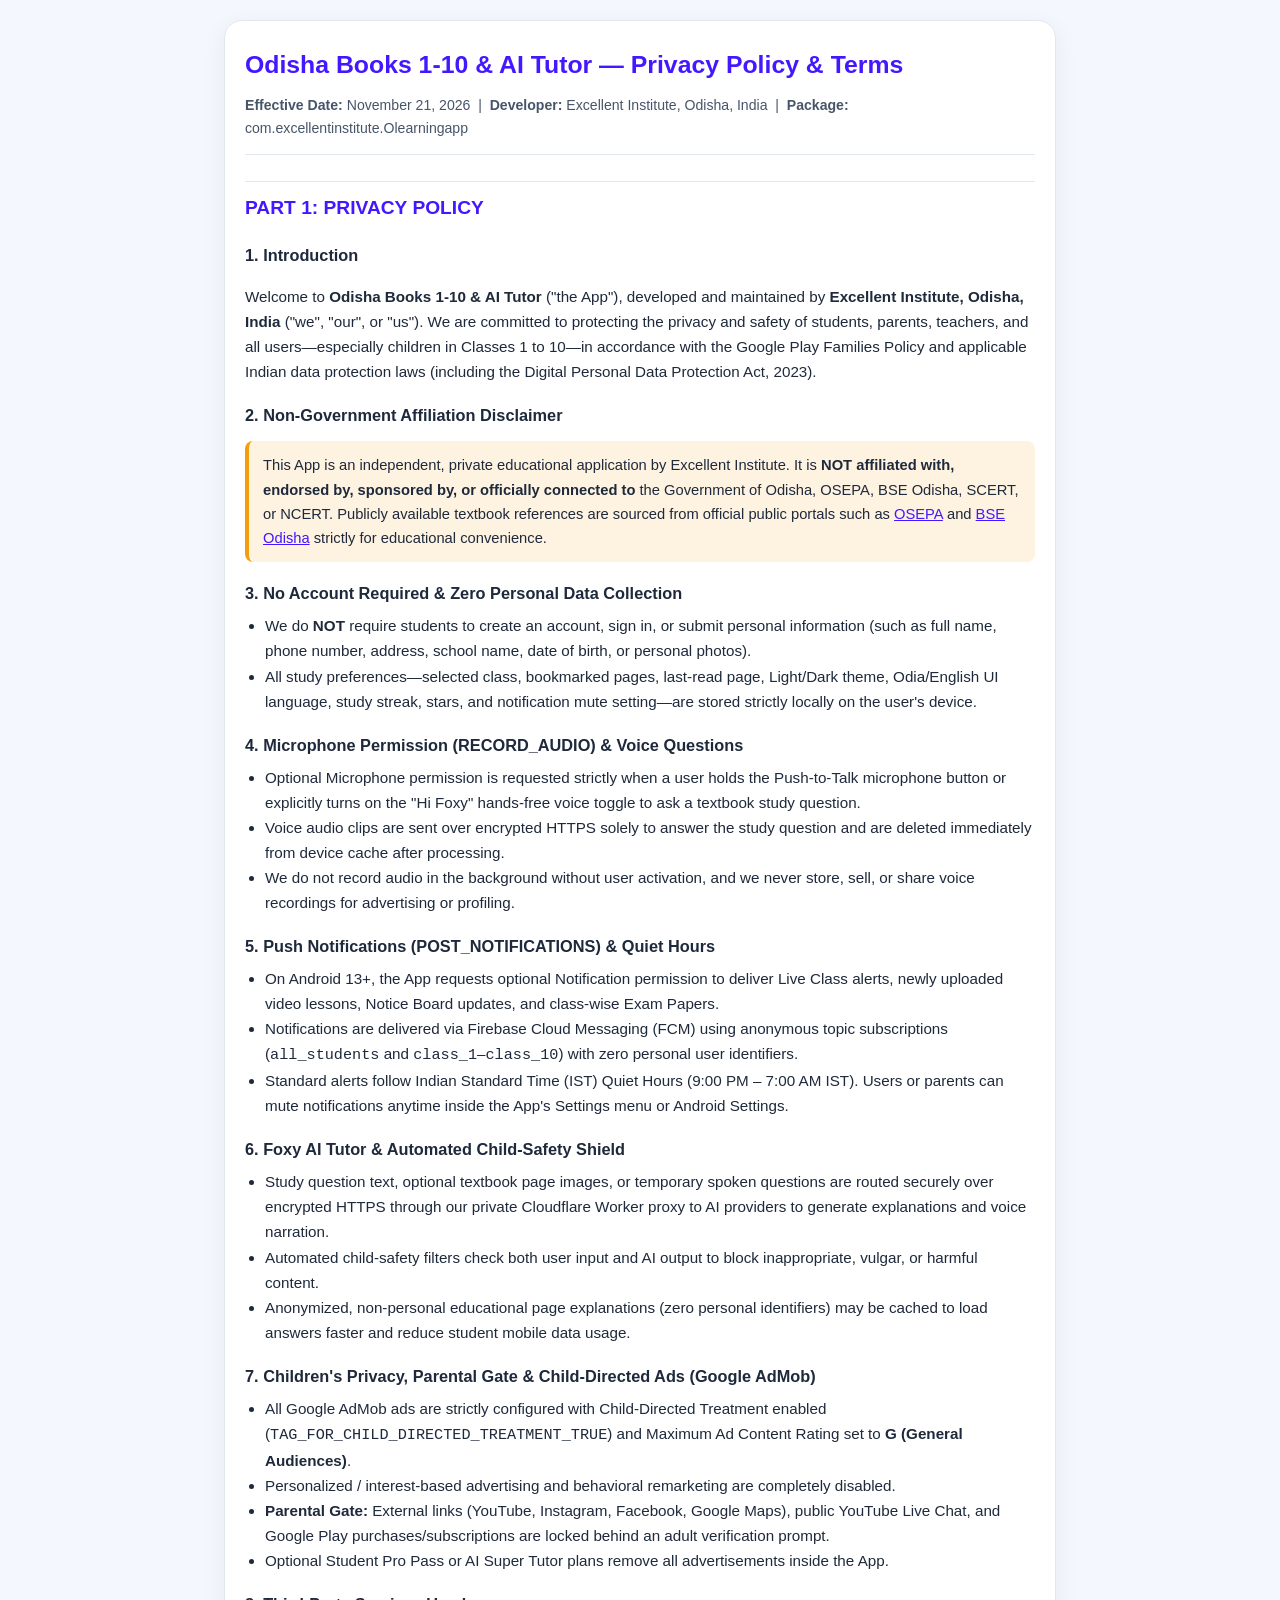
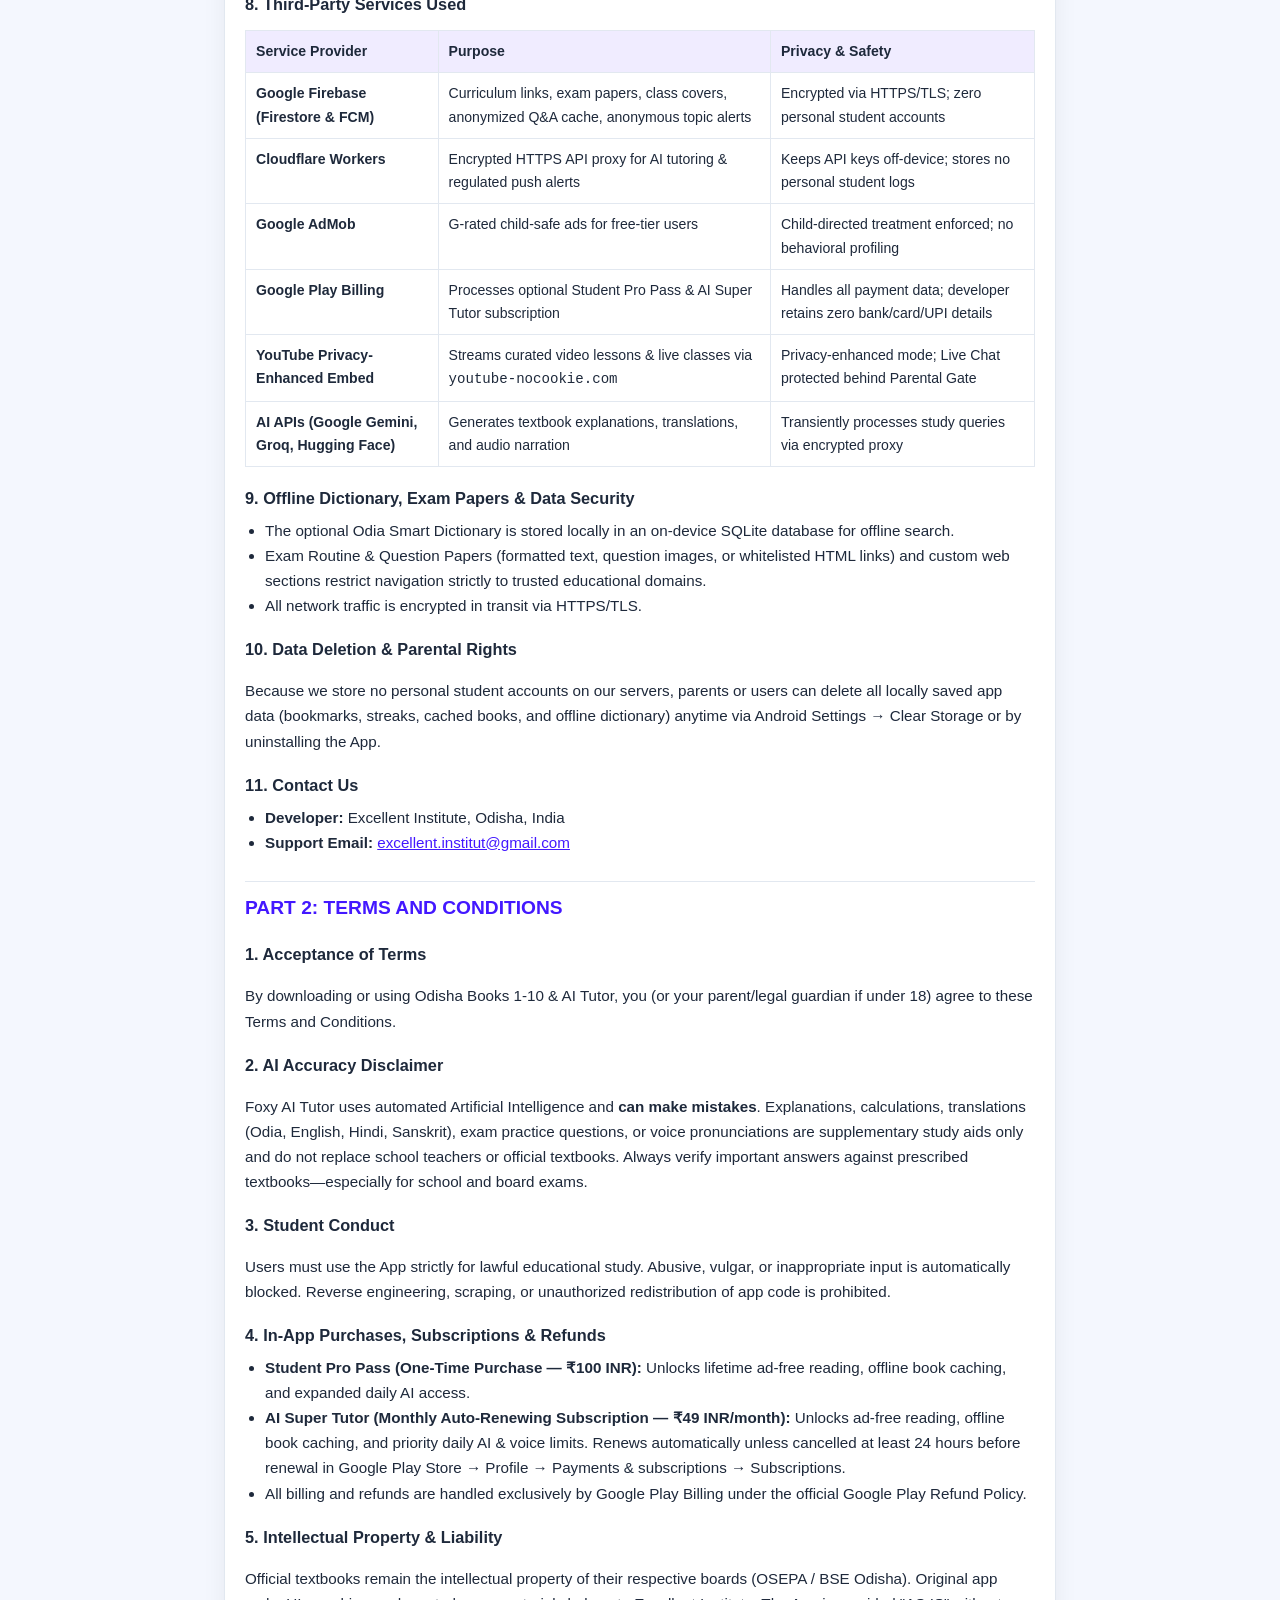
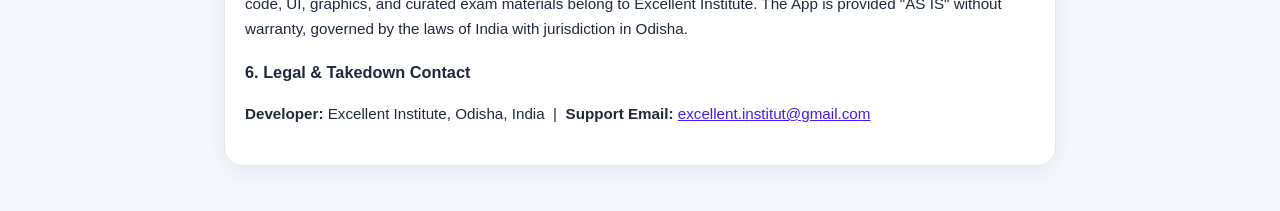
<file: privacy-policy.html>
<!DOCTYPE html>
<html lang="en">
<head>
  <meta charset="UTF-8" />
  <meta name="viewport" content="width=device-width, initial-scale=1.0" />
  <title>Privacy Policy & Terms — Odisha Books 1-10 & AI Tutor</title>
  <style>
    :root { --bg:#f4f7fe; --card:#ffffff; --text:#1e293b; --muted:#475569; --accent:#4318ff; --border:#e2e8f0; }
    @media (prefers-color-scheme: dark) {
      :root { --bg:#0f172a; --card:#1e293b; --text:#f8fafc; --muted:#cbd5e1; --accent:#60a5fa; --border:#334155; }
    }
    * { box-sizing: border-box; }
    body { margin:0; font-family: -apple-system, BlinkMacSystemFont, "Segoe UI", Roboto, sans-serif; background:var(--bg); color:var(--text); line-height:1.65; }
    .wrap { max-width: 860px; margin: 0 auto; padding: 20px 14px 48px; }
    .card { background:var(--card); border:1px solid var(--border); border-radius:18px; padding:24px 20px; box-shadow:0 6px 24px rgba(0,0,0,0.06); }
    h1 { font-size:1.55rem; margin:0 0 8px; color:var(--accent); }
    .meta { font-size:0.88rem; color:var(--muted); margin-bottom:20px; padding-bottom:14px; border-bottom:1px solid var(--border); }
    h2 { font-size:1.2rem; margin:26px 0 10px; padding-top:10px; border-top:1px solid var(--border); color:var(--accent); }
    h3 { font-size:1.02rem; margin:18px 0 6px; }
    p, li { font-size:0.95rem; }
    ul { padding-left:20px; margin:6px 0 12px; }
    table { width:100%; border-collapse:collapse; margin:12px 0; font-size:0.88rem; }
    th, td { border:1px solid var(--border); padding:9px 10px; text-align:left; vertical-align:top; }
    th { background:rgba(67,24,255,0.08); }
    .alert { background:rgba(245,158,11,0.12); border-left:4px solid #f59e0b; padding:12px 14px; border-radius:8px; margin:12px 0; font-size:0.92rem; }
    a { color:var(--accent); }
  </style>
</head>
<body>
  <div class="wrap">
    <div class="card">
      <h1>Odisha Books 1-10 &amp; AI Tutor — Privacy Policy &amp; Terms</h1>
      <div class="meta">
        <strong>Effective Date:</strong> November 21, 2026 &nbsp;|&nbsp;
        <strong>Developer:</strong> Excellent Institute, Odisha, India &nbsp;|&nbsp;
        <strong>Package:</strong> com.excellentinstitute.Olearningapp
      </div>

      <h2>PART 1: PRIVACY POLICY</h2>

      <h3>1. Introduction</h3>
      <p>Welcome to <strong>Odisha Books 1-10 &amp; AI Tutor</strong> ("the App"), developed and maintained by <strong>Excellent Institute, Odisha, India</strong> ("we", "our", or "us"). We are committed to protecting the privacy and safety of students, parents, teachers, and all users—especially children in Classes 1 to 10—in accordance with the Google Play Families Policy and applicable Indian data protection laws (including the Digital Personal Data Protection Act, 2023).</p>

      <h3>2. Non-Government Affiliation Disclaimer</h3>
      <div class="alert">
        This App is an independent, private educational application by Excellent Institute. It is <strong>NOT affiliated with, endorsed by, sponsored by, or officially connected to</strong> the Government of Odisha, OSEPA, BSE Odisha, SCERT, or NCERT. Publicly available textbook references are sourced from official public portals such as <a href="https://osepa.odisha.gov.in" target="_blank" rel="noopener">OSEPA</a> and <a href="https://bseodisha.ac.in" target="_blank" rel="noopener">BSE Odisha</a> strictly for educational convenience.
      </div>

      <h3>3. No Account Required &amp; Zero Personal Data Collection</h3>
      <ul>
        <li>We do <strong>NOT</strong> require students to create an account, sign in, or submit personal information (such as full name, phone number, address, school name, date of birth, or personal photos).</li>
        <li>All study preferences—selected class, bookmarked pages, last-read page, Light/Dark theme, Odia/English UI language, study streak, stars, and notification mute setting—are stored strictly locally on the user's device.</li>
      </ul>

      <h3>4. Microphone Permission (RECORD_AUDIO) &amp; Voice Questions</h3>
      <ul>
        <li>Optional Microphone permission is requested strictly when a user holds the Push-to-Talk microphone button or explicitly turns on the "Hi Foxy" hands-free voice toggle to ask a textbook study question.</li>
        <li>Voice audio clips are sent over encrypted HTTPS solely to answer the study question and are deleted immediately from device cache after processing.</li>
        <li>We do not record audio in the background without user activation, and we never store, sell, or share voice recordings for advertising or profiling.</li>
      </ul>

      <h3>5. Push Notifications (POST_NOTIFICATIONS) &amp; Quiet Hours</h3>
      <ul>
        <li>On Android 13+, the App requests optional Notification permission to deliver Live Class alerts, newly uploaded video lessons, Notice Board updates, and class-wise Exam Papers.</li>
        <li>Notifications are delivered via Firebase Cloud Messaging (FCM) using anonymous topic subscriptions (<code>all_students</code> and <code>class_1</code>–<code>class_10</code>) with zero personal user identifiers.</li>
        <li>Standard alerts follow Indian Standard Time (IST) Quiet Hours (9:00 PM – 7:00 AM IST). Users or parents can mute notifications anytime inside the App's Settings menu or Android Settings.</li>
      </ul>

      <h3>6. Foxy AI Tutor &amp; Automated Child-Safety Shield</h3>
      <ul>
        <li>Study question text, optional textbook page images, or temporary spoken questions are routed securely over encrypted HTTPS through our private Cloudflare Worker proxy to AI providers to generate explanations and voice narration.</li>
        <li>Automated child-safety filters check both user input and AI output to block inappropriate, vulgar, or harmful content.</li>
        <li>Anonymized, non-personal educational page explanations (zero personal identifiers) may be cached to load answers faster and reduce student mobile data usage.</li>
      </ul>

      <h3>7. Children's Privacy, Parental Gate &amp; Child-Directed Ads (Google AdMob)</h3>
      <ul>
        <li>All Google AdMob ads are strictly configured with Child-Directed Treatment enabled (<code>TAG_FOR_CHILD_DIRECTED_TREATMENT_TRUE</code>) and Maximum Ad Content Rating set to <strong>G (General Audiences)</strong>.</li>
        <li>Personalized / interest-based advertising and behavioral remarketing are completely disabled.</li>
        <li><strong>Parental Gate:</strong> External links (YouTube, Instagram, Facebook, Google Maps), public YouTube Live Chat, and Google Play purchases/subscriptions are locked behind an adult verification prompt.</li>
        <li>Optional Student Pro Pass or AI Super Tutor plans remove all advertisements inside the App.</li>
      </ul>

      <h3>8. Third-Party Services Used</h3>
      <table>
        <thead>
          <tr><th>Service Provider</th><th>Purpose</th><th>Privacy &amp; Safety</th></tr>
        </thead>
        <tbody>
          <tr><td><strong>Google Firebase (Firestore &amp; FCM)</strong></td><td>Curriculum links, exam papers, class covers, anonymized Q&amp;A cache, anonymous topic alerts</td><td>Encrypted via HTTPS/TLS; zero personal student accounts</td></tr>
          <tr><td><strong>Cloudflare Workers</strong></td><td>Encrypted HTTPS API proxy for AI tutoring &amp; regulated push alerts</td><td>Keeps API keys off-device; stores no personal student logs</td></tr>
          <tr><td><strong>Google AdMob</strong></td><td>G-rated child-safe ads for free-tier users</td><td>Child-directed treatment enforced; no behavioral profiling</td></tr>
          <tr><td><strong>Google Play Billing</strong></td><td>Processes optional Student Pro Pass &amp; AI Super Tutor subscription</td><td>Handles all payment data; developer retains zero bank/card/UPI details</td></tr>
          <tr><td><strong>YouTube Privacy-Enhanced Embed</strong></td><td>Streams curated video lessons &amp; live classes via <code>youtube-nocookie.com</code></td><td>Privacy-enhanced mode; Live Chat protected behind Parental Gate</td></tr>
          <tr><td><strong>AI APIs (Google Gemini, Groq, Hugging Face)</strong></td><td>Generates textbook explanations, translations, and audio narration</td><td>Transiently processes study queries via encrypted proxy</td></tr>
        </tbody>
      </table>

      <h3>9. Offline Dictionary, Exam Papers &amp; Data Security</h3>
      <ul>
        <li>The optional Odia Smart Dictionary is stored locally in an on-device SQLite database for offline search.</li>
        <li>Exam Routine &amp; Question Papers (formatted text, question images, or whitelisted HTML links) and custom web sections restrict navigation strictly to trusted educational domains.</li>
        <li>All network traffic is encrypted in transit via HTTPS/TLS.</li>
      </ul>

      <h3>10. Data Deletion &amp; Parental Rights</h3>
      <p>Because we store no personal student accounts on our servers, parents or users can delete all locally saved app data (bookmarks, streaks, cached books, and offline dictionary) anytime via Android Settings → Clear Storage or by uninstalling the App.</p>

      <h3>11. Contact Us</h3>
      <ul>
        <li><strong>Developer:</strong> Excellent Institute, Odisha, India</li>
        <li><strong>Support Email:</strong> <a href="mailto:excellent.institut@gmail.com">excellent.institut@gmail.com</a></li>
      </ul>

      <h2>PART 2: TERMS AND CONDITIONS</h2>

      <h3>1. Acceptance of Terms</h3>
      <p>By downloading or using Odisha Books 1-10 &amp; AI Tutor, you (or your parent/legal guardian if under 18) agree to these Terms and Conditions.</p>

      <h3>2. AI Accuracy Disclaimer</h3>
      <p>Foxy AI Tutor uses automated Artificial Intelligence and <strong>can make mistakes</strong>. Explanations, calculations, translations (Odia, English, Hindi, Sanskrit), exam practice questions, or voice pronunciations are supplementary study aids only and do not replace school teachers or official textbooks. Always verify important answers against prescribed textbooks—especially for school and board exams.</p>

      <h3>3. Student Conduct</h3>
      <p>Users must use the App strictly for lawful educational study. Abusive, vulgar, or inappropriate input is automatically blocked. Reverse engineering, scraping, or unauthorized redistribution of app code is prohibited.</p>

      <h3>4. In-App Purchases, Subscriptions &amp; Refunds</h3>
      <ul>
        <li><strong>Student Pro Pass (One-Time Purchase — ₹100 INR):</strong> Unlocks lifetime ad-free reading, offline book caching, and expanded daily AI access.</li>
        <li><strong>AI Super Tutor (Monthly Auto-Renewing Subscription — ₹49 INR/month):</strong> Unlocks ad-free reading, offline book caching, and priority daily AI &amp; voice limits. Renews automatically unless cancelled at least 24 hours before renewal in Google Play Store → Profile → Payments &amp; subscriptions → Subscriptions.</li>
        <li>All billing and refunds are handled exclusively by Google Play Billing under the official Google Play Refund Policy.</li>
      </ul>

      <h3>5. Intellectual Property &amp; Liability</h3>
      <p>Official textbooks remain the intellectual property of their respective boards (OSEPA / BSE Odisha). Original app code, UI, graphics, and curated exam materials belong to Excellent Institute. The App is provided "AS IS" without warranty, governed by the laws of India with jurisdiction in Odisha.</p>

      <h3>6. Legal &amp; Takedown Contact</h3>
      <p><strong>Developer:</strong> Excellent Institute, Odisha, India &nbsp;|&nbsp; <strong>Support Email:</strong> <a href="mailto:excellent.institut@gmail.com">excellent.institut@gmail.com</a></p>
    </div>
  </div>
</body>
</html>
</file>
